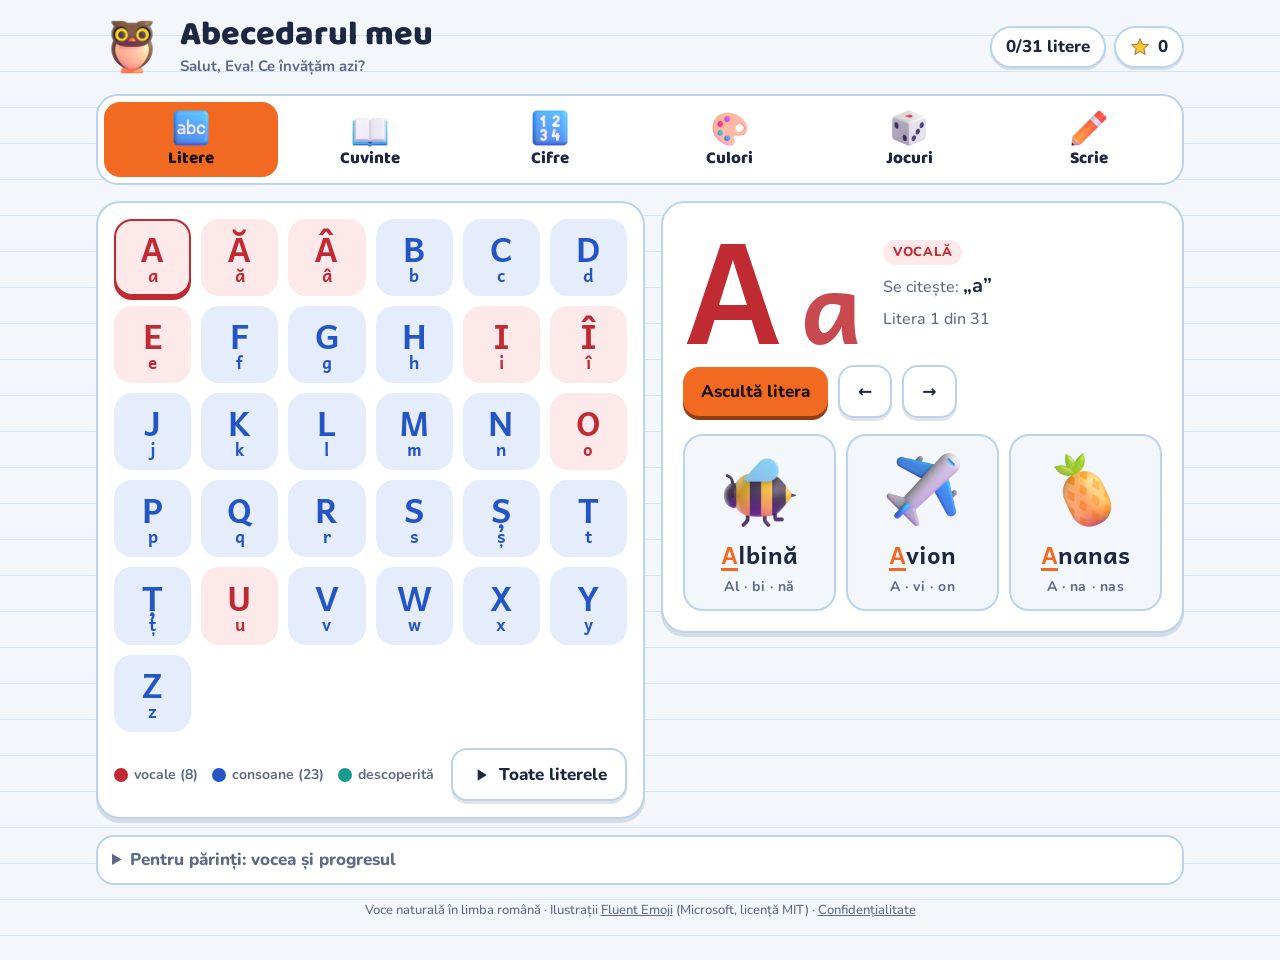
<file: index.html>
<!doctype html>
<html lang="ro">
<head>
<meta charset="utf-8">
<meta name="viewport" content="width=device-width, initial-scale=1, viewport-fit=cover">
<title>Abecedarul meu</title>
<meta name="theme-color" content="#F26A21">
<meta name="description" content="Litere, cuvinte, cifre și culori pentru copii, cu voce naturală în limba română.">
<link rel="manifest" href="manifest.webmanifest">
<link rel="icon" href="icons/icon-192.png">
<link rel="apple-touch-icon" href="icons/icon-180.png">
<meta name="apple-mobile-web-app-capable" content="yes">
<meta name="mobile-web-app-capable" content="yes">
<meta name="apple-mobile-web-app-title" content="Abecedar">
<link rel="stylesheet" href="fonts/fonts.css">
<style>
/* Layout: o pagină de caiet tip I — linii albastre, margine roșie; vocalele roșii și consoanele albastre, ca în abecedarul de școală. */
:root{
  --paper:#F3F7FC; --card:#FFFFFF; --ink:#1E2742; --muted:#5D6985;
  --line:#BBD3EE; --margin:#E58080;
  --vowel:#C02A33; --vowel-bg:#FDE9E9; --cons:#2356C4; --cons-bg:#E5EDFC;
  --accent:#F26A21; --accent-ink:#1A1206; --sun:#FFC53A; --sun-bg:#FFF4D6;
  --mint:#169C8F; --mint-bg:#DDF4F1; --plum:#8A3FC2; --plum-bg:#F1E6FA;
  --mint-btn:#0F8378; --mint-btn-ink:#FFFFFF; --mint-ink:#0E7A70;
  --shadow:rgba(30,39,66,.13);
  --f-display:"Baloo 2","Nunito",system-ui,sans-serif;
  --f-body:"Nunito",system-ui,-apple-system,"Segoe UI",sans-serif;
  --f-letter:"Andika","Nunito",system-ui,sans-serif;
  color-scheme:light;
  padding-top:env(safe-area-inset-top,0px); padding-bottom:env(safe-area-inset-bottom,0px);
}
@media (prefers-color-scheme: dark){:root:not([data-theme="light"]){
  --paper:#111929; --card:#1A2440; --ink:#EEF2FB; --muted:#A4AFCB;
  --line:#2B4166; --margin:#9E4C56;
  --vowel:#FF7E86; --vowel-bg:#3B1F2D; --cons:#86A9FF; --cons-bg:#1D2C54;
  --accent:#FF8A4A; --accent-ink:#1A1206; --sun:#FFD15A; --sun-bg:#3A3220;
  --mint:#3CCBBB; --mint-bg:#163B3D; --plum:#C58BF2; --plum-bg:#2F2148;
  --mint-btn:#3CCBBB; --mint-btn-ink:#1A1206; --mint-ink:#3CCBBB;
  --shadow:rgba(0,0,0,.45); color-scheme:dark;
}}
:root[data-theme="dark"]{
  --paper:#111929; --card:#1A2440; --ink:#EEF2FB; --muted:#A4AFCB;
  --line:#2B4166; --margin:#9E4C56;
  --vowel:#FF7E86; --vowel-bg:#3B1F2D; --cons:#86A9FF; --cons-bg:#1D2C54;
  --accent:#FF8A4A; --accent-ink:#1A1206; --sun:#FFD15A; --sun-bg:#3A3220;
  --mint:#3CCBBB; --mint-bg:#163B3D; --plum:#C58BF2; --plum-bg:#2F2148;
  --mint-btn:#3CCBBB; --mint-btn-ink:#1A1206; --mint-ink:#3CCBBB;
  --shadow:rgba(0,0,0,.45); color-scheme:dark;
}
*{box-sizing:border-box}
body{
  margin:0; background:var(--paper); color:var(--ink); font-family:var(--f-body); font-size:17px; line-height:1.5;
  background-image:repeating-linear-gradient(to bottom, transparent 0 35px, color-mix(in srgb, var(--line) 55%, transparent) 35px 36px);
  -webkit-tap-highlight-color:transparent;
}
img{max-width:100%}
[hidden]{display:none!important}
button{font:inherit;color:inherit;cursor:pointer;border:0;background:none;-webkit-tap-highlight-color:transparent;touch-action:manipulation}
button:focus-visible{outline:3px solid var(--accent);outline-offset:3px}
.wrap{max-width:1120px;margin:0 auto;padding-block:16px 40px;
  padding-left:max(16px, env(safe-area-inset-left, 0px));padding-right:max(16px, env(safe-area-inset-right, 0px));
  display:flex;flex-direction:column;gap:16px}

/* ilustrații */
.pic{display:block;width:var(--s,72px);height:var(--s,72px);object-fit:contain;user-select:none;-webkit-user-drag:none;pointer-events:none}
.pic-fb{display:grid;place-items:center;width:var(--s,72px);height:var(--s,72px);font-size:calc(var(--s,72px)*.8);line-height:1}
.boing{animation:boing .55s cubic-bezier(.3,1.6,.5,1)}
@keyframes boing{0%{transform:scale(1)}30%{transform:scale(1.22) rotate(-7deg)}60%{transform:scale(.93) rotate(5deg)}100%{transform:scale(1)}}
.bob{animation:bob 3s ease-in-out infinite}
@keyframes bob{50%{transform:translateY(-8px)}}

/* Header */
header{display:flex;flex-wrap:wrap;align-items:center;justify-content:space-between;gap:12px}
.brand{display:flex;align-items:center;gap:12px}
.mascot{--s:60px;flex:none}
h1{font-family:var(--f-display);font-weight:800;font-size:clamp(26px,4vw,34px);line-height:1.05;margin:0}
.sub{color:var(--muted);font-size:15px;margin:2px 0 0;font-weight:700}
.stats{display:flex;gap:8px;flex-wrap:wrap}
.pill{display:flex;align-items:center;gap:8px;background:var(--card);border:2px solid var(--line);border-radius:999px;padding:6px 14px;
  font-weight:800;font-variant-numeric:tabular-nums;box-shadow:0 2px 0 var(--shadow)}
.star{width:20px;height:20px;fill:var(--sun);stroke:color-mix(in srgb,var(--sun) 60%,#000);stroke-width:1.2}

nav{display:grid;grid-template-columns:repeat(6,1fr);gap:6px;background:var(--card);padding:6px;border-radius:22px;border:2px solid var(--line)}
nav button{padding:6px 4px 8px;border-radius:16px;font-family:var(--f-display);font-weight:800;font-size:17px;display:flex;flex-direction:column;align-items:center;gap:2px;line-height:1.1}
nav .pic,nav .pic-fb{--s:40px}
nav button[aria-selected="true"]{background:var(--accent);color:var(--accent-ink)}

.card{background:var(--card);border:2px solid var(--line);border-radius:24px;box-shadow:0 4px 0 var(--shadow)}
.note{font-size:14px;color:var(--muted);background:var(--card);border:2px dashed var(--line);border-radius:14px;padding:10px 14px;margin:0}
.v-col{color:var(--vowel)} .c-col{color:var(--cons)}
.legend{display:flex;gap:14px;flex-wrap:wrap;font-size:14px;font-weight:700;color:var(--muted)}
.legend span{display:flex;align-items:center;gap:6px}
.dot{width:14px;height:14px;border-radius:50%}
.row{display:flex;gap:10px;flex-wrap:wrap;align-items:center}
.center{justify-content:center}
.hint{font-size:14px;color:var(--muted);margin:0}

.btn{display:inline-flex;align-items:center;justify-content:center;gap:8px;padding:12px 18px;border-radius:16px;font-weight:800;font-size:17px;
  background:var(--accent);color:var(--accent-ink);box-shadow:0 4px 0 color-mix(in srgb,var(--accent) 60%,#000);transition:transform .1s}
.btn:active{transform:translateY(3px);box-shadow:0 1px 0 color-mix(in srgb,var(--accent) 60%,#000)}
.btn.ghost{background:var(--card);color:var(--ink);border:2px solid var(--line);box-shadow:0 3px 0 var(--shadow)}
.btn.mint{background:var(--mint-btn);color:var(--mint-btn-ink);box-shadow:0 4px 0 color-mix(in srgb,var(--mint-btn) 60%,#000)}
.btn svg{width:20px;height:20px;fill:currentColor}

/* două coloane: grilă + detaliu */
.split{display:grid;grid-template-columns:minmax(0,1.05fr) minmax(0,1fr);gap:16px;align-items:start}
.grid{display:grid;grid-template-columns:repeat(auto-fill,minmax(68px,1fr));gap:10px;padding:16px}
.tile{position:relative;aspect-ratio:1;max-width:100%;border-radius:18px;font-family:var(--f-letter);font-weight:700;font-size:34px;line-height:1;
  display:flex;flex-direction:column;align-items:center;justify-content:center;gap:2px;border:2px solid transparent;transition:transform .12s}
.tile small{font-size:17px}
.tile.v{background:var(--vowel-bg);color:var(--vowel)}
.tile.c{background:var(--cons-bg);color:var(--cons)}
.tile:active{transform:scale(.93)}
.tile[aria-pressed="true"]{border-color:currentColor;box-shadow:0 4px 0 currentColor}
.tile .ok{position:absolute;top:5px;right:6px;width:10px;height:10px;border-radius:50%;background:var(--mint)}
.grid-foot{display:flex;justify-content:space-between;align-items:center;gap:10px;flex-wrap:wrap;padding:0 16px 16px}

.detail{padding:20px;display:flex;flex-direction:column;gap:16px;position:sticky;top:max(12px, env(safe-area-inset-top, 0px))}
.big{display:flex;align-items:center;gap:18px;flex-wrap:wrap}
.glyph{font-family:var(--f-letter);font-weight:700;font-size:clamp(96px,14vw,140px);line-height:.9;letter-spacing:.02em}
.glyph .lo{font-size:.72em;margin-left:.12em;opacity:.85}
.meta{display:flex;flex-direction:column;gap:6px}
.tag{display:inline-block;font-size:13px;font-weight:800;letter-spacing:.06em;text-transform:uppercase;padding:3px 10px;border-radius:999px;width:fit-content}
.tag.v{background:var(--vowel-bg);color:var(--vowel)} .tag.c{background:var(--cons-bg);color:var(--cons)}
.say{font-size:16px;color:var(--muted)} .say b{color:var(--ink);font-size:20px}
.words{display:grid;grid-template-columns:repeat(auto-fit,minmax(140px,1fr));gap:10px}
.wcard{display:flex;flex-direction:column;align-items:center;gap:4px;padding:12px 8px;border-radius:20px;background:var(--paper);border:2px solid var(--line);text-align:center}
.wcard .pic,.wcard .pic-fb{--s:84px}
.wcard .w{font-family:var(--f-letter);font-size:24px;font-weight:700}
.wcard .s{font-size:14px;color:var(--muted);font-weight:700;letter-spacing:.04em}
.wcard.playing{border-color:var(--accent);background:var(--sun-bg)}
.hl{color:var(--accent);text-decoration:underline;text-decoration-thickness:3px;text-underline-offset:4px}

/* Cuvinte */
.wordview{padding:22px;display:flex;flex-direction:column;align-items:center;gap:16px;text-align:center}
.wv-pic{--s:clamp(150px,30vw,210px)}
.letters{display:flex;flex-wrap:wrap;justify-content:center;gap:6px}
.lt{font-family:var(--f-letter);font-weight:700;font-size:clamp(40px,8vw,64px);line-height:1;min-width:1.05em;padding:8px 6px 10px;border-radius:14px;border-bottom:4px solid var(--line);transition:transform .15s,background .15s}
.lt.v{color:var(--vowel)} .lt.c{color:var(--cons)}
.lt.on{transform:translateY(-6px);background:var(--paper)}
.syl{display:flex;flex-wrap:wrap;justify-content:center;gap:8px;align-items:center}
.sy{font-family:var(--f-letter);font-size:26px;font-weight:700;padding:6px 16px;border-radius:999px;background:var(--mint-bg);color:var(--ink);border:2px solid transparent}
.sy.on{border-color:var(--mint)}
.sep{color:var(--muted);font-weight:800}
.counter{font-size:14px;color:var(--muted);font-weight:700;font-variant-numeric:tabular-nums}

/* Cifre */
.ntile{aspect-ratio:1;max-width:100%;border-radius:20px;font-family:var(--f-letter);font-weight:700;font-size:40px;line-height:1;display:grid;place-items:center;border:2px solid transparent;background:var(--tb);color:var(--tc)}
.ntile[aria-pressed="true"]{border-color:currentColor;box-shadow:0 4px 0 currentColor}
.ntile:active{transform:scale(.93)}
.count-area{display:flex;flex-wrap:wrap;justify-content:center;gap:8px;padding:14px;border-radius:20px;background:var(--paper);border:2px dashed var(--line);min-height:120px;align-items:center;width:100%}
.cnt{position:relative;padding:4px;border-radius:16px;transition:transform .15s}
.cnt .pic,.cnt .pic-fb{--s:64px}
.cnt .badge{position:absolute;top:-6px;right:-6px;min-width:28px;height:28px;border-radius:999px;background:var(--accent);color:var(--accent-ink);font-family:var(--f-letter);font-weight:700;font-size:18px;display:grid;place-items:center;padding:0 6px}
.cnt.done{background:var(--sun-bg)}
.nword{font-family:var(--f-display);font-weight:800;font-size:34px;line-height:1}

.sum{display:flex;align-items:center;justify-content:center;flex-wrap:wrap;gap:10px;width:100%}
.grp{display:flex;flex-wrap:wrap;gap:4px;max-width:230px;justify-content:center;padding:8px;border-radius:18px;border:2px dashed var(--line);background:var(--paper)}
.grp .cnt .pic,.grp .cnt .pic-fb{--s:46px}
.op{font-family:var(--f-letter);font-size:52px;font-weight:700;line-height:1;color:var(--accent)}
.eqline{font-family:var(--f-letter);font-size:46px;font-weight:700;letter-spacing:.06em}
.eqline .qm{color:var(--accent)}
.addcta{padding:18px;display:flex;align-items:center;gap:16px;flex-wrap:wrap;margin-top:16px}
.addcta h2{font-family:var(--f-display);font-size:24px;margin:0}
.addcta .ex{display:flex;align-items:center;gap:6px;font-family:var(--f-letter);font-weight:700;font-size:34px}
.addcta .ex .pic,.addcta .ex .pic-fb{--s:44px}

/* Culori */
.cgrid{display:grid;grid-template-columns:repeat(auto-fill,minmax(84px,1fr));gap:12px;padding:16px}
.blob{display:block;aspect-ratio:1;max-width:100%;border-radius:46% 54% 52% 48% / 55% 45% 55% 45%;background:var(--c);border:3px solid color-mix(in srgb,var(--c) 70%,#000);box-shadow:inset -8px -10px 0 rgba(0,0,0,.12), inset 8px 8px 0 rgba(255,255,255,.25)}
.cbtn{display:flex;flex-direction:column;align-items:center;gap:6px;font-weight:800;font-size:15px}
.cbtn[aria-pressed="true"] .blob{outline:4px solid var(--ink);outline-offset:3px}
.bigblob{width:clamp(110px,22vw,150px);flex:none}
.cname{font-family:var(--f-display);font-weight:800;font-size:40px;line-height:1}
.paint{padding:18px;display:flex;flex-direction:column;gap:14px}
.paint h2{font-family:var(--f-display);font-size:24px;margin:0}
.palette{display:flex;flex-wrap:wrap;gap:8px}
.palette button{width:46px;height:46px;border-radius:50%;background:var(--c);border:3px solid color-mix(in srgb,var(--c) 70%,#000)}
.palette button[aria-pressed="true"]{outline:4px solid var(--ink);outline-offset:2px;transform:scale(1.1)}
.scene{width:100%;max-width:640px;height:auto;display:block;margin:0 auto;border-radius:18px;border:2px solid var(--line);touch-action:manipulation}
.scene [data-r]{cursor:pointer}

/* Jocuri */
.gametabs{display:flex;gap:8px;flex-wrap:wrap}
.gchip{display:flex;align-items:center;gap:8px;padding:6px 14px 6px 8px;border-radius:999px;border:2px solid var(--line);background:var(--card);font-weight:800;font-size:15px}
.gchip .pic,.gchip .pic-fb{--s:34px}
.gchip[aria-pressed="true"]{background:var(--ink);color:var(--paper);border-color:var(--ink)}
.chip{padding:8px 14px;border-radius:999px;border:2px solid var(--line);background:var(--card);font-weight:800;font-size:15px}
.chip[aria-pressed="true"]{background:var(--ink);color:var(--paper);border-color:var(--ink)}
.game{padding:20px;display:flex;flex-direction:column;align-items:center;gap:16px;text-align:center;position:relative;overflow:hidden}
#gPrompt{width:100%;display:flex;flex-direction:column;align-items:center;gap:12px}
.owlbar{display:flex;align-items:center;gap:10px;align-self:stretch;justify-content:center}
.owlbar .pic,.owlbar .pic-fb{--s:64px}
.bubble{background:var(--sun-bg);border:2px solid var(--sun);border-radius:18px;padding:8px 14px;font-family:var(--f-display);font-weight:800;font-size:20px;line-height:1.2;text-align:left;max-width:440px}
.q-pic{--s:130px}
.q-word{font-family:var(--f-letter);font-size:44px;font-weight:700;letter-spacing:.03em}
.blank{display:inline-block;min-width:.8em;border-bottom:4px dashed var(--accent);color:transparent}
.opts{display:grid;grid-template-columns:repeat(4,minmax(0,1fr));gap:12px;width:100%;max-width:560px}
.opt{aspect-ratio:1;max-width:100%;border-radius:22px;font-family:var(--f-letter);font-weight:700;font-size:clamp(40px,9vw,64px);line-height:1;background:var(--paper);border:3px solid var(--line);box-shadow:0 4px 0 var(--shadow);display:grid;place-items:center;padding:10%}
.opt .blob{width:100%;height:100%}
.opt.right{background:var(--mint-bg);border-color:var(--mint);color:var(--mint-ink)}
.opt.wrong{animation:shake .4s;opacity:.35}
@keyframes shake{20%,60%{transform:translateX(-6px)}40%,80%{transform:translateX(6px)}}
.streak{display:flex;gap:4px;justify-content:center;min-height:22px}
.streak svg{width:24px;height:24px}
.burst{position:absolute;inset:0;pointer-events:none;overflow:hidden}
.burst i{position:absolute;left:50%;top:45%;width:24px;height:24px;background:var(--c,var(--sun));clip-path:polygon(50% 0,61% 35%,98% 35%,68% 57%,79% 91%,50% 70%,21% 91%,32% 57%,2% 35%,39% 35%);animation:fly .9s ease-out forwards}
@keyframes fly{to{transform:translate(var(--x),var(--y)) rotate(220deg) scale(.4);opacity:0}}
.mem{display:grid;grid-template-columns:repeat(4,minmax(0,1fr));gap:10px;width:100%;max-width:520px}
.mcard{aspect-ratio:1;max-width:100%;border-radius:18px;perspective:600px}
.mcard .in{position:relative;display:block;width:100%;height:100%;transition:transform .35s;transform-style:preserve-3d}
.mcard.open .in,.mcard.found .in{transform:rotateY(180deg)}
.mcard .f,.mcard .b{position:absolute;inset:0;border-radius:18px;backface-visibility:hidden;-webkit-backface-visibility:hidden;display:grid;place-items:center}
.mcard .f{background:var(--accent);border:3px solid color-mix(in srgb,var(--accent) 70%,#000);background-image:radial-gradient(circle at 30% 30%,rgba(255,255,255,.35) 0 12%,transparent 13%),radial-gradient(circle at 70% 70%,rgba(255,255,255,.25) 0 10%,transparent 11%)}
.mcard .b{background:var(--card);border:3px solid var(--line);transform:rotateY(180deg)}
.mcard .b .pic,.mcard .b .pic-fb{width:78%;height:78%;font-size:2.4em}
.mcard.found .b{border-color:var(--mint);background:var(--mint-bg)}

/* Scrie */
.trace{padding:18px;display:flex;flex-direction:column;gap:14px}
.trace-top{display:flex;justify-content:space-between;align-items:center;gap:10px;flex-wrap:wrap}
.nav-l{display:flex;align-items:center;gap:10px}
.round{width:52px;height:52px;border-radius:50%;display:grid;place-items:center;background:var(--paper);border:2px solid var(--line);font-size:24px;font-weight:800}
.cur{font-family:var(--f-letter);font-weight:700;font-size:40px;min-width:1.4em;text-align:center}
.canvas-box{position:relative;border-radius:18px;overflow:hidden;border:2px solid var(--line);background:var(--card);touch-action:none}
canvas{display:block;width:100%;height:clamp(260px,48vh,420px);touch-action:none}
.colors{display:flex;gap:8px}
.sw{width:36px;height:36px;border-radius:50%;border:3px solid var(--card);box-shadow:0 0 0 2px var(--line)}
.sw[aria-pressed="true"]{box-shadow:0 0 0 3px var(--ink)}

/* setări pentru părinți */
details.parents{background:var(--card);border:2px solid var(--line);border-radius:18px;padding:10px 14px}
details.parents summary{cursor:pointer;font-weight:800;color:var(--muted)}
.voicebar{display:flex;flex-wrap:wrap;align-items:center;gap:10px 14px;margin-top:10px}
.voicebar label{font-weight:800;font-size:14px;color:var(--muted)}
.voicebar select{font:inherit;font-size:15px;font-weight:700;color:var(--ink);background:var(--paper);border:2px solid var(--line);border-radius:12px;padding:6px 10px;min-width:0;max-width:100%;flex:1 1 200px}
.voicebar input[type=range]{accent-color:var(--accent);flex:0 1 160px;min-width:100px}
.voicebar .btn{padding:8px 14px;font-size:15px}
footer{font-size:13px;color:var(--muted);text-align:center}
footer a{color:inherit}

@media (max-width:820px){
  .split{grid-template-columns:minmax(0,1fr)}
  .detail{position:static;order:-1}
  .grid{grid-template-columns:repeat(auto-fill,minmax(58px,1fr));gap:8px;padding:12px}
  .tile{font-size:28px;border-radius:14px}
  .tile small{font-size:14px}
  nav{grid-template-columns:repeat(3,1fr)}
}
@media (max-width:460px){
  .sum{flex-direction:column;gap:4px}
  .op{font-size:44px}
  .opts{gap:8px}
  .q-word{font-size:36px}
  .cnt .pic,.cnt .pic-fb{--s:52px}
}
@media (prefers-reduced-motion:reduce){*{animation:none!important;transition:none!important}}
</style>
</head>
<body>
<div class="wrap">
  <header>
    <div class="brand">
      <button id="owl" class="mascot" aria-label="Bufnița spune bună"><span data-pic="🦉"></span></button>
      <div>
        <h1>Abecedarul meu</h1>
        <p class="sub" id="hello">Salut, Eva! Ce învățăm azi?</p>
      </div>
    </div>
    <div class="stats">
      <div class="pill" id="pillLearn" title="Litere descoperite"><span><span id="learnCount">0</span>/31 litere</span></div>
      <div class="pill" id="pillStars" title="Stele câștigate"><svg class="star" viewBox="0 0 24 24"><path d="M12 2l2.9 6.6 7.1.6-5.4 4.7 1.6 7L12 17.3 5.8 21l1.6-7L2 9.2l7.1-.6z"/></svg><span id="starCount">0</span></div>
    </div>
  </header>

  <nav role="tablist" aria-label="Secțiuni">
    <button role="tab" data-view="litere"><span data-pic="🔤"></span>Litere</button>
    <button role="tab" data-view="cuvinte"><span data-pic="📖"></span>Cuvinte</button>
    <button role="tab" data-view="cifre"><span data-pic="🔢"></span>Cifre</button>
    <button role="tab" data-view="culori"><span data-pic="🎨"></span>Culori</button>
    <button role="tab" data-view="jocuri"><span data-pic="🎲"></span>Jocuri</button>
    <button role="tab" data-view="scrie"><span data-pic="✏️"></span>Scrie</button>
  </nav>

  <p class="note" id="voiceNote" hidden></p>

  <!-- LITERE -->
  <section class="view" id="v-litere">
    <div class="split">
      <div class="card">
        <div class="grid" id="grid"></div>
        <div class="grid-foot">
          <div class="legend">
            <span><i class="dot" style="background:var(--vowel)"></i>vocale (8)</span>
            <span><i class="dot" style="background:var(--cons)"></i>consoane (23)</span>
            <span><i class="dot" style="background:var(--mint)"></i>descoperită</span>
          </div>
          <button class="btn ghost" id="sayAll"><svg viewBox="0 0 24 24"><path d="M8 5v14l11-7z"/></svg>Toate literele</button>
        </div>
      </div>
      <div class="card detail" id="detail" aria-live="polite"></div>
    </div>
  </section>

  <!-- CUVINTE -->
  <section class="view" id="v-cuvinte" hidden>
    <div class="card wordview">
      <div class="counter" id="wCounter"></div>
      <button id="wPicBtn" aria-label="Ascultă cuvântul"><span id="wPic"></span></button>
      <div class="letters" id="wLetters"></div>
      <div class="syl" id="wSyl"></div>
      <p class="hint">Atinge imaginea sau o literă ca s-o auzi.</p>
      <div class="row center">
        <button class="btn" id="wRead">Citește cuvântul</button>
        <button class="btn mint" id="wSylBtn">Pe silabe</button>
        <button class="btn ghost" id="wSpell">Literă cu literă</button>
      </div>
      <div class="row center">
        <button class="btn ghost" id="wPrev" aria-label="Cuvântul anterior">← Înapoi</button>
        <button class="btn ghost" id="wRand">Alt cuvânt</button>
        <button class="btn ghost" id="wNext" aria-label="Cuvântul următor">Înainte →</button>
      </div>
    </div>
  </section>

  <!-- CIFRE -->
  <section class="view" id="v-cifre" hidden>
    <div class="split">
      <div class="card"><div class="grid" id="ngrid" style="grid-template-columns:repeat(auto-fill,minmax(76px,1fr))"></div></div>
      <div class="card detail" id="ndetail" aria-live="polite"></div>
    </div>
    <div class="card addcta">
      <div class="ex" aria-hidden="true"><span data-pic="🍎"></span><span data-pic="🍎"></span><span class="op" style="font-size:34px">+</span><span data-pic="🍎"></span><span>=</span><span>3</span></div>
      <div style="flex:1 1 200px"><h2>Adunare</h2><p class="hint">Numără imaginile din ambele grupe și află cât fac împreună.</p></div>
      <button class="btn" id="goAdd">Hai să adunăm!</button>
    </div>
  </section>

  <!-- CULORI -->
  <section class="view" id="v-culori" hidden>
    <div class="split">
      <div class="card"><div class="cgrid" id="cgrid"></div></div>
      <div class="card detail" id="cdetail" aria-live="polite"></div>
    </div>
    <div class="card paint" style="margin-top:16px">
      <div class="row" style="justify-content:space-between">
        <h2>Colorează desenul</h2>
        <button class="btn ghost" id="paintClear">Începe din nou</button>
      </div>
      <div class="palette" id="palette" aria-label="Alege culoarea"></div>
      <svg class="scene" id="scene" viewBox="0 0 400 300" role="img" aria-label="Desen de colorat: o casă, un copac, soarele, un nor și o floare">
        <rect x="0" y="0" width="400" height="300" fill="#FFFDF8"/>
        <g stroke="#2A2F45" stroke-width="3" stroke-linejoin="round" fill="#FFFFFF">
          <path data-r="sky" d="M0 0H400V250H0Z" fill="#FFFFFF" stroke="none"/>
          <path d="M340 12v-8M340 106v8M300 55h-10M380 55h10M312 27l-7-7M368 83l7 7M368 27l7-7M312 83l-7 7" stroke-linecap="round" fill="none" pointer-events="none"/>
          <circle data-r="sun" cx="340" cy="55" r="30" fill="#FFFFFF"/>
          <path data-r="cloud" d="M24 52a22 22 0 0 1 38-14a26 26 0 0 1 46 6a18 18 0 0 1 4 36H72a20 20 0 0 1-2-28z" fill="#FFFFFF"/>
          <path data-r="grass" d="M0 250H400V300H0Z" fill="#FFFFFF"/>
          <path data-r="trunk" d="M288 200h24v62h-24z" fill="#FFFFFF"/>
          <path data-r="crown" d="M300 110a36 36 0 0 1 34 26a30 30 0 0 1-6 58h-56a30 30 0 0 1-6-58a36 36 0 0 1 34-26z" fill="#FFFFFF"/>
          <path data-r="walls" d="M60 150h140v112H60z" fill="#FFFFFF"/>
          <path data-r="chim" d="M168 96h18v40l-18-14z" fill="#FFFFFF"/>
          <path data-r="roof" d="M48 152L130 86L212 152Z" fill="#FFFFFF"/>
          <path data-r="door" d="M112 205h36v57h-36z" fill="#FFFFFF"/>
          <path data-r="win1" d="M74 170h28v28H74z" fill="#FFFFFF"/>
          <path data-r="win2" d="M158 170h28v28h-28z" fill="#FFFFFF"/>
          <g data-r="petals" fill="#FFFFFF"><circle cx="370" cy="232" r="9"/><circle cx="382" cy="244" r="9"/><circle cx="370" cy="256" r="9"/><circle cx="358" cy="244" r="9"/></g>
          <circle data-r="center" cx="370" cy="244" r="6" fill="#FFFFFF"/>
          <path d="M370 265v10" fill="none" pointer-events="none"/>
        </g>
      </svg>
    </div>
  </section>

  <!-- JOCURI -->
  <section class="view" id="v-jocuri" hidden>
    <div class="gametabs" role="group" aria-label="Alege jocul" id="gtabs"></div>
    <div class="card game" id="game" style="margin-top:12px">
      <div class="owlbar"><span data-pic="🦉" id="gOwl"></span><div class="bubble" id="gQ"></div></div>
      <div id="gPrompt"></div>
      <div class="opts" id="gOpts"></div>
      <div class="streak" id="gStreak" aria-label="Răspunsuri corecte la rând"></div>
      <div class="burst" id="burst"></div>
    </div>
  </section>

  <!-- SCRIE -->
  <section class="view" id="v-scrie" hidden>
    <div class="card trace">
      <div class="trace-top">
        <div class="nav-l">
          <button class="round" id="tPrev" aria-label="Înapoi">‹</button>
          <div class="cur" id="tCur">A</div>
          <button class="round" id="tNext" aria-label="Înainte">›</button>
        </div>
        <div class="gametabs">
          <button class="chip" id="tSetL" aria-pressed="true">Litere</button>
          <button class="chip" id="tSetN" aria-pressed="false">Cifre</button>
          <button class="chip" id="tCase" aria-pressed="false">Literă mică</button>
        </div>
        <div class="colors" id="tColors" aria-label="Culoarea creionului"></div>
      </div>
      <div class="canvas-box"><canvas id="cv" aria-label="Zonă de scris: urmărește semnul punctat cu degetul"></canvas></div>
      <div class="row">
        <button class="btn ghost" id="tClear">Șterge</button>
        <button class="btn mint" id="tSay">Ascultă</button>
        <span class="hint">Scrie cu degetul peste linia punctată.</span>
      </div>
    </div>
  </section>

  <details class="parents">
    <summary>Pentru părinți: vocea și progresul</summary>
    <div class="voicebar" id="voiceBar">
      <label for="voiceSel">Vocea</label>
      <select id="voiceSel"></select>
      <label for="speed">Viteza</label>
      <input type="range" id="speed" min="0.6" max="1.2" step="0.05" value="1">
      <button class="btn ghost" id="voiceTest">Probează vocea</button>
      <button class="btn ghost" id="resetBtn">Șterge progresul</button>
    </div>
    <p class="hint" id="resetMsg" hidden style="margin-top:8px"></p>
  </details>

  <footer>Voce naturală în limba română · Ilustrații <a href="https://github.com/microsoft/fluentui-emoji" target="_blank" rel="noopener">Fluent Emoji</a> (Microsoft, licență MIT) · <a href="privacy.html">Confidențialitate</a></footer>
</div>

<script>
(() => {
/*DATA*/
const VOW = new Set([..."AĂÂEIÎOU"]);
const NAMES = {A:"a",Ă:"ă",Â:"â din a",B:"be",C:"ce",D:"de",E:"e",F:"ef",G:"ge",H:"haș",I:"i",Î:"î din i",J:"je",K:"ca",L:"el",M:"em",N:"en",O:"o",P:"pe",Q:"chiu",R:"er",S:"es",Ș:"șe",T:"te",Ț:"țe",U:"u",V:"ve",W:"dublu ve",X:"ics",Y:"i grec",Z:"zet"};
const SHOW = {Â:"â",Î:"î",W:"dublu ve",Y:"i grec"};
// [literă, [cuvânt, silabe, imagine]]
const DATA = [
 ["A",[["Albină","Al-bi-nă","🐝"],["Avion","A-vi-on","✈️"],["Ananas","A-na-nas","🍍"]]],
 ["Ă",[["Rață","Ra-ță","🦆"],["Barcă","Bar-că","⛵"],["Pisică","Pi-si-că","🐱"]]],
 ["Â",[["Câine","Câi-ne","🐶"],["Pâine","Pâi-ne","🍞"],["Mână","Mâ-nă","✋"]]],
 ["B",[["Banană","Ba-na-nă","🍌"],["Balon","Ba-lon","🎈"],["Broască","Broas-că","🐸"]]],
 ["C",[["Casă","Ca-să","🏠"],["Cal","Cal","🐴"],["Ceas","Ceas","⏰"]]],
 ["D",[["Delfin","Del-fin","🐬"],["Dinozaur","Di-no-za-ur","🦕"],["Dovleac","Do-vleac","🎃"]]],
 ["E",[["Elefant","E-le-fant","🐘"],["Elicopter","E-li-cop-ter","🚁"],["Ecran","E-cran","🖥️"]]],
 ["F",[["Fluture","Flu-tu-re","🦋"],["Floare","Floa-re","🌸"],["Foc","Foc","🔥"]]],
 ["G",[["Girafă","Gi-ra-fă","🦒"],["Gogoașă","Go-goa-șă","🍩"],["Găină","Gă-i-nă","🐔"]]],
 ["H",[["Hipopotam","Hi-po-po-tam","🦛"],["Hamster","Ham-ster","🐹"],["Hartă","Har-tă","🗺️"]]],
 ["I",[["Iepure","Ie-pu-re","🐰"],["Inimă","I-ni-mă","❤️"],["Iarbă","Iar-bă","🌿"]]],
 ["Î",[["Înghețată","În-ghe-ța-tă","🍦"],["Împărat","Îm-pă-rat","👑"],["Înger","În-ger","👼"]]],
 ["J",[["Jucărie","Ju-că-ri-e","🧸"],["Jaguar","Ja-gu-ar","🐆"],["Joc","Joc","🎲"]]],
 ["K",[["Koala","Ko-a-la","🐨"],["Kiwi","Ki-wi","🥝"],["Karate","Ka-ra-te","🥋"]]],
 ["L",[["Leu","Leu","🦁"],["Lună","Lu-nă","🌙"],["Lămâie","Lă-mâ-ie","🍋"]]],
 ["M",[["Măr","Măr","🍎"],["Mașină","Ma-și-nă","🚗"],["Maimuță","Mai-mu-ță","🐒"]]],
 ["N",[["Nor","Nor","☁️"],["Nas","Nas","👃"],["Navă","Na-vă","🚀"]]],
 ["O",[["Ou","Ou","🥚"],["Oaie","Oa-ie","🐑"],["Ochi","Ochi","👀"]]],
 ["P",[["Pește","Peș-te","🐟"],["Pară","Pa-ră","🍐"],["Pinguin","Pin-gu-in","🐧"]]],
 ["Q",[["Quiz","Quiz","❓"]]],
 ["R",[["Robot","Ro-bot","🤖"],["Rachetă","Ra-che-tă","🚀"],["Roată","Roa-tă","🛞"]]],
 ["S",[["Soare","Soa-re","☀️"],["Stea","Stea","⭐"],["Struguri","Stru-guri","🍇"]]],
 ["Ș",[["Șarpe","Șar-pe","🐍"],["Șoarece","Șoa-re-ce","🐭"],["Șosetă","Șo-se-tă","🧦"]]],
 ["T",[["Tren","Tren","🚂"],["Tigru","Ti-gru","🐯"],["Telefon","Te-le-fon","📱"]]],
 ["Ț",[["Țestoasă","Țes-toa-să","🐢"],["Țânțar","Țân-țar","🦟"],["Țeavă","Țea-vă","🪈"]]],
 ["U",[["Urs","Urs","🐻"],["Umbrelă","Um-bre-lă","☂️"],["Unicorn","U-ni-corn","🦄"]]],
 ["V",[["Vulpe","Vul-pe","🦊"],["Vapor","Va-por","🚢"],["Vioară","Vi-oa-ră","🎻"]]],
 ["W",[["Windsurf","Wind-surf","🏄"]]],
 ["X",[["Xilofon","Xi-lo-fon","🎶"],["Taxi","Ta-xi","🚕"]]],
 ["Y",[["Yoga","Yo-ga","🧘"],["Yo-yo","Yo-yo","🪀"]]],
 ["Z",[["Zebră","Ze-bră","🦓"],["Zmeu","Zmeu","🪁"],["Zăpadă","Ză-pa-dă","❄️"]]],
];
// [cifra în cuvinte, imaginea de numărat]
const NUMS = [["zero","🧺"],["unu","🐳"],["doi","🐰"],["trei","🐞"],["patru","🍓"],["cinci","🐥"],["șase","🍪"],["șapte","⭐"],["opt","🎈"],["nouă","🐟"],["zece","🍎"]];
// [culoare, cod, [obiect, imagine]]
const COLORS = [
 ["roșu","#E53935",[["Căpșună","🍓"],["Măr","🍎"],["Mașină de pompieri","🚒"]]],
 ["portocaliu","#FB8C00",[["Portocală","🍊"],["Morcov","🥕"],["Vulpe","🦊"]]],
 ["galben","#FDD835",[["Banană","🍌"],["Soare","☀️"],["Pui","🐥"]]],
 ["verde","#43A047",[["Broască","🐸"],["Broccoli","🥦"],["Castravete","🥒"]]],
 ["albastru","#1E88E5",[["Balenă","🐳"],["Afine","🫐"],["Picătură","💧"]]],
 ["mov","#8E24AA",[["Vânătă","🍆"],["Struguri","🍇"],["Unicorn","🦄"]]],
 ["roz","#F06292",[["Purcel","🐷"],["Floare","🌸"],["Flamingo","🦩"]]],
 ["maro","#795548",[["Urs","🐻"],["Ciocolată","🍫"],["Castană","🌰"]]],
 ["negru","#212121",[["Pisică neagră","🐈‍⬛"],["Păianjen","🕷️"],["Pinguin","🐧"]]],
 ["alb","#FFFFFF",[["Nor","☁️"],["Om de zăpadă","⛄"],["Ou","🥚"]]],
 ["gri","#9E9E9E",[["Elefant","🐘"],["Șoarece","🐭"],["Koala","🐨"]]],
];
const PH = {
  greet:"Bună, Eva! Hai să învățăm împreună.",
  listen:"Ascultă și apasă pe litera auzită.",
  first:"Cu ce literă începe cuvântul?",
  lower:"Găsește litera mică.",
  count:"Câte sunt? Numără și apasă pe cifră.",
  color:"Unde este culoarea",
  memory:"Găsește perechile.",
  memoryDone:"Bravo! Ai găsit toate perechile!",
  letsCount:"Hai să numărăm!",
  paint:"Alege o culoare și colorează desenul.",
  zero:"Zero înseamnă nimic.",
  again:"Mai încearcă!",
};
const PRAISE = ["Bravo!","Foarte bine!","Super!","Ai ghicit!","Excelent!","Bravo, Eva!"];
/*ENDDATA*/

const NOTES = {Ă:"Litera Ă nu începe aproape niciun cuvânt. O găsim de obicei la sfârșit: rață, barcă.",
  Â:"Â se citește la fel ca Î, dar se scrie în mijlocul cuvântului: câine, pâine.",
  Î:"Î se scrie la începutul și la sfârșitul cuvântului: înghețată, a coborî.",
  Q:"Q, W și Y apar doar în cuvinte venite din alte limbi.", W:"W apare doar în cuvinte venite din alte limbi.",
  Y:"Y apare doar în cuvinte venite din alte limbi.", K:"K apare mai ales în cuvinte venite din alte limbi."};
const LETTERS = DATA.map(d => d[0]);
const WORDS = DATA.flatMap(([L, ws]) => ws.map(w => ({L, word:w[0], syl:w[1].split("-"), emo:w[2]})));
const isV = ch => VOW.has(ch.toUpperCase());
const low = L => L.toLowerCase();
// Short name inside words and sentences ("â" in "câine"); W and Y keep their full name so they are not heard as "dublu" or "i".
const nm = L => ({W:"dublu ve", Y:"i grec"})[L] || NAMES[L].split(" ")[0];
const $ = id => document.getElementById(id);
const rnd = a => a[Math.floor(Math.random()*a.length)];
const shuffle = a => { a = a.slice(); for (let i=a.length-1;i>0;i--){ const j=Math.floor(Math.random()*(i+1)); [a[i],a[j]]=[a[j],a[i]]; } return a; };
const reduced = () => matchMedia("(prefers-reduced-motion: reduce)").matches;
const narrow = () => matchMedia("(max-width:820px)").matches;

/* ---------- ilustrații ---------- */
const code = e => [...e].map(c => c.codePointAt(0).toString(16)).join("-");
const pic = (e, cls = "", size) => `<img class="pic ${cls}" src="img/${code(e)}.webp" data-e="${e}" alt="" draggable="false"${size ? ` style="--s:${size}"` : ""}>`;
const picOf = el => el && el.querySelector(".pic, .pic-fb");
function hydratePics(root = document){
  root.querySelectorAll("[data-pic]").forEach(el => { el.innerHTML = pic(el.dataset.pic); el.removeAttribute("data-pic"); });
}
// dacă lipsește o imagine, se arată emoji-ul obișnuit
document.addEventListener("error", e => {
  const im = e.target;
  if (im.tagName === "IMG" && im.classList.contains("pic")) {
    const s = document.createElement("span"); s.className = "pic-fb " + im.className.replace("pic",""); s.textContent = im.dataset.e;
    s.style.cssText = im.style.cssText; im.replaceWith(s);
  }
}, true);
function boing(el){ if (!el || reduced()) return; el.classList.remove("boing"); void el.offsetWidth; el.classList.add("boing"); }

/* ---------- stocare ---------- */
const store = {
  get(k, d){ try { const v = localStorage.getItem("abc_"+k); return v == null ? d : JSON.parse(v); } catch { return d; } },
  set(k, v){ try { localStorage.setItem("abc_"+k, JSON.stringify(v)); } catch {} }
};
const learned = new Set(store.get("learned", []));
let stars = store.get("stars", 0);
function markLearned(L){
  if (!LETTERS.includes(L) || learned.has(L)) return;
  learned.add(L); store.set("learned", [...learned]); renderStats(); renderGrid(); boing($("pillLearn"));
}
function addStar(){ stars++; store.set("stars", stars); renderStats(); boing($("pillStars")); }
function renderStats(){ $("learnCount").textContent = learned.size; $("starCount").textContent = stars; }

/* ---------- voce ---------- */
const synth = "speechSynthesis" in window ? window.speechSynthesis : null;
let voice = null;
const note = $("voiceNote"), voiceSel = $("voiceSel"), speedEl = $("speed");
let userSpeed = +store.get("speed", 1) || 1;
speedEl.value = userSpeed;
const isNatural = v => /natural|neural|online|premium|enhanced|wavenet/i.test(v.name);
const score = v => (isNatural(v) ? 100 : 0) + (/google/i.test(v.name) ? 40 : 0) + (v.localService ? 0 : 10) - (/espeak|compact/i.test(v.name) ? 50 : 0);
let roVoices = [];
let clipData = null, actx = null, curSrc = null;
const CLIPS = {}, REC = "__rec";
const norm = t => t.toLowerCase().replace(/[.,!?…]/g,"").replace(/\s+/g," ").trim();
// Sunetele: o singură descărcare, păstrată pe dispozitiv. La înregistrări noi se schimbă versiunea (v=) aici și în sw.js.
const AUDIO_URL = "audio.json?v=6", AUDIO_CACHE = "abecedar-audio-6";
fetch(AUDIO_URL).then(r => {
  if (!r.ok) return null;
  if ("caches" in window && !navigator.serviceWorker?.controller) { const c = r.clone(); caches.open(AUDIO_CACHE).then(x => x.put(AUDIO_URL, c)).catch(() => {}); }
  return r.json();
}).then(d => { if (d) { clipData = d; pickVoice(); } }).catch(() => {});
function ensureCtx(){
  if (!actx) { const AC = window.AudioContext || window.webkitAudioContext; if (!AC) return null; actx = new AC(); }
  if (actx.state === "suspended") actx.resume();
  return actx;
}
async function getBuf(key){
  if (CLIPS[key]) return CLIPS[key];
  const bin = atob(clipData[key]); const arr = new Uint8Array(bin.length);
  for (let i = 0; i < bin.length; i++) arr[i] = bin.charCodeAt(i);
  CLIPS[key] = await new Promise((ok, bad) => actx.decodeAudioData(arr.buffer, ok, bad));
  // Păstrează doar ultimele 40 de sunete decodate, ca să nu umple memoria telefoanelor mai vechi.
  const keys = Object.keys(CLIPS); if (keys.length > 40) delete CLIPS[keys[0]];
  return CLIPS[key];
}
const useRec = () => !!clipData && voiceSel.value === REC;
function pickVoice(){
  const vs = synth ? synth.getVoices() : [];
  roVoices = vs.filter(v => /^ro(-|_|$)/i.test(v.lang)).sort((a,b) => score(b) - score(a));
  const saved = store.get("voice", "");
  voice = roVoices.find(v => v.name === saved) || roVoices[0] || null;
  const recOn = !!clipData && (saved === REC || saved === "" || !roVoices.some(v => v.name === saved));
  let opts = clipData ? `<option value="${REC}"${recOn ? " selected" : ""}>Voce naturală înregistrată ★</option>` : "";
  opts += roVoices.map(v => `<option value="${v.name.replace(/"/g,"&quot;")}"${!recOn && v === voice ? " selected" : ""}>Dispozitiv: ${v.name.replace(/^Microsoft |^Google /,"")}${isNatural(v) ? " (naturală)" : ""}</option>`).join("");
  voiceSel.innerHTML = opts || `<option>Nicio voce românească</option>`;
  voiceSel.disabled = !opts;
  const r = useRec(); speedEl.hidden = r; document.querySelector('label[for="speed"]').hidden = r;
  if (recOn) { note.hidden = true; return; }
  if (!vs.length) return;
  if (!voice) {
    note.hidden = false;
    note.innerHTML = "Pe acest dispozitiv nu există o voce în limba română. <b>Pe Android:</b> Setări → Limbă → Ieșire text în vorbire → Google → instalează „Română”.";
  } else note.hidden = true;
}
voiceSel.onchange = () => {
  if (voiceSel.value === REC) store.set("voice", REC);
  else { voice = roVoices.find(v => v.name === voiceSel.value) || voice; store.set("voice", voice ? voice.name : ""); }
  pickVoice(); speak(PH.greet);
};
speedEl.oninput = () => { userSpeed = +speedEl.value; store.set("speed", userSpeed); };
speedEl.onchange = () => speak("Albină");
$("voiceTest").onclick = () => speak([PH.greet, "Albină.", {t:"al",pause:250}, {t:"bi",pause:250}, "nă"]);
$("resetBtn").onclick = () => {
  learned.clear(); stars = 0; store.set("learned", []); store.set("stars", 0); renderStats(); renderGrid();
  $("resetMsg").hidden = false; $("resetMsg").textContent = "Progresul a fost șters: 0 litere, 0 stele.";
};
pickVoice();
if (synth) { synth.onvoiceschanged = pickVoice; setTimeout(pickVoice, 600); }
let speakToken = 0;
function stopAll(){
  speakToken++;
  if (synth) synth.cancel();
  if (curSrc) { curSrc.onended = null; try { curSrc.stop(); } catch {} curSrc = null; }
}
// parts: șir sau {t, on, pause}; caută întâi înregistrarea, apoi vocea dispozitivului
function speak(parts, done){
  stopAll();
  const tok = speakToken;
  const list = (Array.isArray(parts) ? parts : [parts]).map(p => typeof p === "string" ? {t:p} : p);
  let i = 0;
  const after = p => setTimeout(next, p.pause ?? 180);
  async function next(){
    if (tok !== speakToken) return;
    if (i >= list.length) { done && done(); return; }
    const p = list[i++];
    const key = norm(p.t);
    if (useRec() && clipData[key] && ensureCtx()) {
      try {
        const buf = await getBuf(key);
        if (tok !== speakToken) return;
        const src = actx.createBufferSource();
        src.buffer = buf; src.connect(actx.destination);
        curSrc = src;
        src.onended = () => { if (curSrc === src) curSrc = null; after(p); };
        p.on && p.on();
        src.start();
        return;
      } catch {}
    }
    if (!synth) { p.on && p.on(); after(p); return; }
    const u = new SpeechSynthesisUtterance(p.t);
    u.lang = "ro-RO"; if (voice) u.voice = voice;
    u.rate = Math.min(1.5, Math.max(.5, (p.rate || 0.92) * userSpeed)); u.pitch = 1;
    u.onstart = () => p.on && p.on();
    u.onend = () => after(p);
    u.onerror = () => setTimeout(next, 50);
    synth.speak(u);
  }
  next();
}
document.addEventListener("pointerdown", () => { ensureCtx(); }, {once:true});
$("owl").onclick = () => { boing(picOf($("owl"))); speak(PH.greet); };

/* ---------- navigare ---------- */
const VIEWS = ["litere","cuvinte","cifre","culori","jocuri","scrie"];
const tabs = [...document.querySelectorAll("nav button")];
function show(view){
  if (view === "alfabet") view = "litere";
  if (view === "joaca") view = "jocuri";
  if (!VIEWS.includes(view)) view = "litere";
  VIEWS.forEach(v => $("v-"+v).hidden = v !== view);
  tabs.forEach(t => t.setAttribute("aria-selected", t.dataset.view === view));
  stopAll();
  if (view === "scrie") requestAnimationFrame(sizeCanvas);
  if (view === "jocuri") newRound(true);
}
tabs.forEach(t => t.onclick = () => {
  boing(picOf(t));
  if (location.hash !== "#"+t.dataset.view) location.hash = t.dataset.view; else show(t.dataset.view);
});
addEventListener("hashchange", () => show(location.hash.slice(1)));

/* ---------- LITERE ---------- */
let sel = 0;
const grid = $("grid");
function renderGrid(){
  grid.innerHTML = LETTERS.map((L,i) => `<button class="tile ${isV(L)?"v":"c"}" data-i="${i}" aria-pressed="${i===sel}" aria-label="Litera ${L}">${learned.has(L)?'<span class="ok" aria-hidden="true"></span>':""}${L}<small>${low(L)}</small></button>`).join("");
}
grid.onclick = e => {
  const b = e.target.closest(".tile"); if (!b) return;
  sel = +b.dataset.i; renderGrid(); renderDetail(); sayLetter(LETTERS[sel]);
  if (narrow()) $("detail").scrollIntoView({behavior:"smooth", block:"start"});
};
function hlWord(word, L){
  const i = word.toLowerCase().indexOf(low(L));
  if (i < 0) return word;
  return word.slice(0,i) + `<span class="hl">${word[i]}</span>` + word.slice(i+1);
}
function sayLetter(L){
  const w = DATA[LETTERS.indexOf(L)][1][0][0];
  boing(document.querySelector("#detail .glyph"));
  speak(`Litera ${NAMES[L]}. ${nm(L)}, ca în ${w.toLowerCase()}.`, () => markLearned(L));
}
function playCard(c, parts, after){
  c.parentElement.querySelectorAll(".wcard").forEach(x => x.classList.remove("playing")); c.classList.add("playing");
  boing(picOf(c));
  speak(parts, () => { c.classList.remove("playing"); after && after(); });
}
function renderDetail(){
  const [L, ws] = DATA[sel];
  const v = isV(L);
  const d = $("detail");
  d.innerHTML = `
    <div class="big">
      <div class="glyph ${v?"v-col":"c-col"}" aria-label="${L} mare și ${low(L)} mic">${L}<span class="lo">${low(L)}</span></div>
      <div class="meta">
        <span class="tag ${v?"v":"c"}">${v?"vocală":"consoană"}</span>
        <span class="say">Se citește: <b>„${SHOW[L] || NAMES[L]}”</b></span>
        <span class="say">Litera ${sel+1} din 31</span>
      </div>
    </div>
    <div class="row">
      <button class="btn" id="dSay">Ascultă litera</button>
      <button class="btn ghost" id="dPrev" aria-label="Litera anterioară">←</button>
      <button class="btn ghost" id="dNext" aria-label="Litera următoare">→</button>
    </div>
    ${NOTES[L] ? `<p class="note">${NOTES[L]}</p>` : ""}
    <div class="words">${ws.map((w,i) => `
      <button class="wcard" data-w="${i}">
        ${pic(w[2])}
        <span class="w">${hlWord(w[0], L)}</span>
        <span class="s">${w[1].split("-").join(" · ")}</span>
      </button>`).join("")}
    </div>`;
  d.querySelector("#dSay").onclick = () => sayLetter(L);
  d.querySelector("#dPrev").onclick = () => { sel = (sel+30)%31; renderGrid(); renderDetail(); sayLetter(LETTERS[sel]); };
  d.querySelector("#dNext").onclick = () => { sel = (sel+1)%31; renderGrid(); renderDetail(); sayLetter(LETTERS[sel]); };
  d.querySelectorAll(".wcard").forEach(c => c.onclick = () => {
    const w = ws[+c.dataset.w];
    playCard(c, [{t:w[0], pause:350}, ...w[1].split("-").map(s => ({t:s.toLowerCase(), pause:250})), {t:w[0]}], () => markLearned(L));
  });
}
$("sayAll").onclick = () => {
  speak(LETTERS.map((L,i) => ({t:nm(L), pause:250, on:() => { sel = i; renderGrid(); renderDetail(); }})));
};

/* ---------- CUVINTE ---------- */
let wi = 0;
function renderWord(){
  const w = WORDS[wi];
  $("wCounter").textContent = `Cuvântul ${wi+1} din ${WORDS.length} · litera ${w.L}`;
  $("wPic").innerHTML = `<span class="bob" style="display:block">${pic(w.emo, "wv-pic")}</span>`;
  $("wLetters").innerHTML = [...w.word].map((ch,i) => ch === "-" ? `<span class="sep">-</span>` :
    `<button class="lt ${isV(ch)?"v":"c"}" data-i="${i}" aria-label="litera ${ch}">${ch}</button>`).join("");
  $("wSyl").innerHTML = w.syl.map((s,i) => `<span class="sy" data-i="${i}">${s.toLowerCase()}</span>`).join('<span class="sep">-</span>');
}
const lightLetter = i => document.querySelectorAll("#wLetters .lt").forEach(b => b.classList.toggle("on", +b.dataset.i === i));
const lightSyl = i => document.querySelectorAll("#wSyl .sy").forEach(b => b.classList.toggle("on", +b.dataset.i === i));
const clearLights = () => { lightLetter(-1); lightSyl(-1); };
$("wLetters").onclick = e => {
  const b = e.target.closest(".lt"); if (!b) return;
  const ch = WORDS[wi].word[+b.dataset.i].toUpperCase();
  lightLetter(+b.dataset.i); boing(b);
  speak({t:NAMES[ch] ? nm(ch) : ch}, clearLights);
};
const readWord = () => { boing(picOf($("wPic"))); speak(WORDS[wi].word); };
$("wPicBtn").onclick = readWord;
$("wRead").onclick = readWord;
$("wSylBtn").onclick = () => {
  const w = WORDS[wi];
  speak([...w.syl.map((s,i) => ({t:s.toLowerCase(), pause:350, on:() => lightSyl(i)})), {t:w.word, on:() => lightSyl(-1)}], clearLights);
};
$("wSpell").onclick = () => {
  const w = WORDS[wi]; const parts = [];
  [...w.word].forEach((ch,i) => { if (ch !== "-") parts.push({t:NAMES[ch.toUpperCase()] ? nm(ch.toUpperCase()) : ch, pause:220, on:() => lightLetter(i)}); });
  parts.push({t:w.word, on:() => lightLetter(-1)});
  speak(parts, clearLights);
};
$("wPrev").onclick = () => { wi = (wi - 1 + WORDS.length) % WORDS.length; renderWord(); readWord(); };
$("wNext").onclick = () => { wi = (wi + 1) % WORDS.length; renderWord(); readWord(); };
$("wRand").onclick = () => { let n; do { n = Math.floor(Math.random()*WORDS.length); } while (n === wi); wi = n; renderWord(); readWord(); };

/* ---------- CIFRE ---------- */
const NCOL = [["--vowel","--vowel-bg"],["--cons","--cons-bg"],["--mint","--mint-bg"],["--accent","--sun-bg"],["--plum","--plum-bg"]];
let nsel = 3, counted = 0;
function renderNGrid(){
  $("ngrid").innerHTML = NUMS.map((n,i) => { const [c,b] = NCOL[i % NCOL.length];
    return `<button class="ntile" data-n="${i}" aria-pressed="${i===nsel}" aria-label="Cifra ${i}" style="--tc:var(${c});--tb:var(${b})">${i}</button>`; }).join("");
}
$("ngrid").onclick = e => {
  const b = e.target.closest(".ntile"); if (!b) return;
  nsel = +b.dataset.n; renderNGrid(); renderNDetail(); sayNumber();
  if (narrow()) $("ndetail").scrollIntoView({behavior:"smooth", block:"start"});
};
function sayNumber(){ boing(document.querySelector("#ndetail .glyph")); speak(nsel === 0 ? [NUMS[0][0], PH.zero] : NUMS[nsel][0]); }
function countOne(it){
  counted++; it.classList.add("done");
  it.insertAdjacentHTML("beforeend", `<span class="badge">${counted}</span>`);
  boing(picOf(it));
}
function renderNDetail(){
  const [word, emo] = NUMS[nsel];
  const [c] = NCOL[nsel % NCOL.length];
  counted = 0;
  $("ndetail").innerHTML = `
    <div class="big">
      <div class="glyph" style="color:var(${c})">${nsel}</div>
      <div class="meta"><span class="nword">${word}</span><span class="say">${nsel === 0 ? "zero înseamnă nimic" : "Atinge fiecare imagine și numără"}</span></div>
    </div>
    <div class="row">
      <button class="btn" id="nSay">Ascultă</button>
      ${nsel ? `<button class="btn mint" id="nCount">Numără cu mine</button>` : ""}
      <button class="btn ghost" id="nPrev" aria-label="Cifra anterioară">←</button>
      <button class="btn ghost" id="nNext" aria-label="Cifra următoare">→</button>
    </div>
    <div class="count-area" id="countArea">${nsel === 0 ? pic(emo, "", "110px") :
      Array.from({length:nsel}, (_,i) => `<button class="cnt" data-i="${i}" aria-label="Numără">${pic(emo)}</button>`).join("")}</div>`;
  $("nSay").onclick = sayNumber;
  $("nPrev").onclick = () => { nsel = (nsel + 10) % 11; renderNGrid(); renderNDetail(); sayNumber(); };
  $("nNext").onclick = () => { nsel = (nsel + 1) % 11; renderNGrid(); renderNDetail(); sayNumber(); };
  if (!nsel) return;
  $("nCount").onclick = () => {
    const items = [...document.querySelectorAll("#countArea .cnt")];
    items.forEach(x => { x.classList.remove("done"); x.querySelector(".badge")?.remove(); });
    counted = 0;
    speak([{t:PH.letsCount, pause:300}, ...items.map((it,i) => ({t:NUMS[i+1][0], pause:200, on:() => countOne(it)})), "Bravo!"]);
  };
  $("countArea").onclick = e => {
    const it = e.target.closest(".cnt"); if (!it || it.classList.contains("done")) return;
    countOne(it);
    if (counted === nsel) { speak([NUMS[counted][0], "Bravo!"]); addStar(); burstIn($("ndetail")); }
    else speak(NUMS[counted][0]);
  };
}

/* ---------- CULORI ---------- */
let csel = 0, paintColor = 0;
function renderCGrid(){
  $("cgrid").innerHTML = COLORS.map(([n,c],i) => `<button class="cbtn" data-c="${i}" aria-pressed="${i===csel}"><span class="blob" style="--c:${c};width:100%"></span>${n}</button>`).join("");
}
$("cgrid").onclick = e => {
  const b = e.target.closest(".cbtn"); if (!b) return;
  csel = +b.dataset.c; renderCGrid(); renderCDetail();
  boing($("cgrid").querySelector(`[data-c="${csel}"] .blob`)); speak(COLORS[csel][0]);
  if (narrow()) $("cdetail").scrollIntoView({behavior:"smooth", block:"start"});
};
function renderCDetail(){
  const [n, c, objs] = COLORS[csel];
  $("cdetail").innerHTML = `
    <div class="big">
      <span class="blob bigblob" style="--c:${c}"></span>
      <div class="meta"><span class="cname">${n}</span><span class="say">Atinge imaginile</span></div>
    </div>
    <div class="row"><button class="btn" id="cSay">Ascultă</button></div>
    <div class="words">${objs.map((o,i) => `<button class="wcard" data-o="${i}">${pic(o[1])}<span class="w" style="font-size:20px">${o[0]}</span></button>`).join("")}</div>`;
  $("cSay").onclick = () => { boing(document.querySelector("#cdetail .bigblob")); speak(n); };
  document.querySelectorAll("#cdetail .wcard").forEach(card => card.onclick = () => {
    const o = objs[+card.dataset.o];
    playCard(card, [{t:o[0], pause:250}, n]);
  });
}
function renderPalette(){
  $("palette").innerHTML = COLORS.map(([n,c],i) => `<button data-c="${i}" aria-label="${n}" aria-pressed="${i===paintColor}" style="--c:${c}"></button>`).join("");
}
$("palette").onclick = e => {
  const b = e.target.closest("button"); if (!b) return;
  paintColor = +b.dataset.c; renderPalette(); speak(COLORS[paintColor][0]);
};
const paintTargets = r => r.tagName === "g" ? [r, ...r.children] : [r];
$("scene").addEventListener("click", e => {
  const r = e.target.closest("[data-r]"); if (!r) return;
  paintTargets(r).forEach(x => x.setAttribute("fill", COLORS[paintColor][1]));
});
$("paintClear").onclick = () => {
  $("scene").querySelectorAll("[data-r]").forEach(r => paintTargets(r).forEach(x => x.setAttribute("fill", "#FFFFFF")));
  speak(PH.paint);
};

/* ---------- JOCURI ---------- */
const GAMES = [
  ["listen","Ascultă litera","👂"],
  ["first","Prima literă","🔤"],
  ["lower","Litera mică","🔡"],
  ["count","Câte sunt?","🔢"],
  ["color","Culori","🎨"],
  ["add","Adunare","➕"],
  ["memory","Perechi","🃏"],
];
const gameState = {mode:"listen", q:null, locked:false, streak:0};
$("gtabs").innerHTML = GAMES.map(([m,t,e],i) => `<button class="gchip" data-game="${m}" aria-pressed="${i===0}">${pic(e)}${t}</button>`).join("");
function selectGame(m){
  gameState.mode = m; gameState.streak = 0;
  document.querySelectorAll("[data-game]").forEach(x => x.setAttribute("aria-pressed", x.dataset.game === m));
}
$("gtabs").onclick = e => {
  const c = e.target.closest("[data-game]"); if (!c) return;
  selectGame(c.dataset.game); boing(picOf(c));
  newRound(true);
};
const LOOK = {A:"ĂÂ",Ă:"AÂ",Â:"AĂ",I:"ÎL",Î:"I",S:"ȘZ",Ș:"S",T:"ȚF",Ț:"T",B:"DP",D:"BP",P:"BR",M:"NW",N:"M",E:"F",F:"E",O:"Q",Q:"O",C:"G",G:"C",U:"V",V:"UW"};
function options(answer, pool, near = LOOK[answer] || ""){
  const set = new Set([answer]);
  const n = [...near].filter(c => pool.includes(c));
  if (n.length) set.add(rnd(n));
  while (set.size < 4) set.add(rnd(pool));
  return shuffle([...set]);
}
const FIRST_WORDS = WORDS.filter(w => w.word[0].toUpperCase() === w.L && w.L !== "Q");
const COUNT_PICS = ["🐞","🐥","🍓","⭐","🎈","🐟","🍎","🐰","🦋","🍪","🐢","🌸"];
const letterBtn = o => `<span class="${isV(o)?"v-col":"c-col"}">${o}</span>`;
function newRound(intro){
  gameState.locked = false;
  const m = gameState.mode;
  const opts = $("gOpts"); opts.hidden = false;
  let q;
  if (m === "listen"){
    const L = rnd(LETTERS);
    q = {answer:L, opts:options(L, LETTERS), show:letterBtn, title:PH.listen,
         prompt:`<button class="btn" id="gHear">Ascultă din nou</button>`,
         say:() => speak(NAMES[L]), intro:() => speak([{t:PH.listen, pause:300}, NAMES[L]])};
  } else if (m === "first"){
    const w = rnd(FIRST_WORDS);
    q = {answer:w.L, opts:options(w.L, LETTERS), show:letterBtn, title:PH.first,
         prompt:`<button id="gHear" aria-label="Ascultă cuvântul">${pic(w.emo, "q-pic")}</button><div class="q-word"><span class="blank">${w.word[0]}</span>${w.word.slice(1)}</div>`,
         say:() => speak(w.word), intro:() => speak([{t:PH.first, pause:300}, w.word]), reveal:w.word};
  } else if (m === "lower"){
    const L = rnd(LETTERS);
    q = {answer:L, opts:options(L, LETTERS), show:o => letterBtn(low(o)), title:PH.lower,
         prompt:`<div class="glyph ${isV(L)?"v-col":"c-col"}">${L}</div>`,
         say:() => speak(NAMES[L]), intro:() => speak([{t:PH.lower, pause:300}, NAMES[L]])};
  } else if (m === "count"){
    const n = 1 + Math.floor(Math.random()*10), e = rnd(COUNT_PICS);
    const pool = Array.from({length:10}, (_,i) => String(i+1));
    q = {answer:String(n), opts:options(String(n), pool, [n-1, n+1].filter(x => x >= 1 && x <= 10).join("")), show:o => o, title:"Câte sunt?",
         prompt:`<div class="count-area" id="gCount">${Array.from({length:n}, (_,i) => `<button class="cnt" data-i="${i}" aria-label="Numără">${pic(e)}</button>`).join("")}</div>`,
         say:() => speak(PH.count), intro:() => speak(PH.count), num:n};
  } else if (m === "color"){
    const i = Math.floor(Math.random()*COLORS.length);
    const idx = shuffle([i, ...shuffle(COLORS.map((_,k) => k).filter(k => k !== i)).slice(0,3)]);
    q = {answer:String(i), opts:idx.map(String), show:o => `<span class="blob" style="--c:${COLORS[+o][1]}"></span>`, title:`${PH.color} ${COLORS[i][0]}?`,
         prompt:`<button class="btn" id="gHear">Ascultă din nou</button>`,
         say:() => speak([PH.color, COLORS[i][0]]), intro:() => speak([PH.color, COLORS[i][0]]), colorName:COLORS[i][0]};
  } else if (m === "add"){
    const a = 1 + Math.floor(Math.random()*9), b = 1 + Math.floor(Math.random()*(10-a)), s = a + b, e = rnd(COUNT_PICS);
    const pool = Array.from({length:10}, (_,i) => String(i+1));
    const grp = (n, off) => `<div class="grp">${Array.from({length:n}, (_,i) => `<button class="cnt" data-i="${off+i}" aria-label="Numără">${pic(e)}</button>`).join("")}</div>`;
    const ask = `Cât fac ${NUMS[a][0]} plus ${NUMS[b][0]}?`;
    q = {answer:String(s), opts:options(String(s), pool, [s-1, s+1].filter(x => x >= 1 && x <= 10).join("")), show:o => o, title:`Cât fac ${a} + ${b}?`,
         prompt:`<div class="sum" id="gCount">${grp(a,0)}<span class="op">+</span>${grp(b,a)}</div><div class="eqline">${a} + ${b} = <span class="qm" id="gQm">?</span></div>`,
         say:() => speak(ask), intro:() => speak(ask), sumParts:[NUMS[s][0]]};
  } else {
    return newMemory(intro);
  }
  gameState.q = q;
  $("gQ").textContent = q.title;
  $("gPrompt").innerHTML = q.prompt;
  const hear = $("gHear"); if (hear) hear.onclick = () => { boing(picOf(hear)); q.say(); };
  if (m === "count" || m === "add") {
    let c = 0;
    $("gCount").onclick = e => { const it = e.target.closest(".cnt"); if (!it || it.classList.contains("done")) return;
      c++; it.classList.add("done"); it.insertAdjacentHTML("beforeend", `<span class="badge">${c}</span>`); boing(picOf(it)); speak(NUMS[c][0]); };
  }
  opts.innerHTML = q.opts.map(o => `<button class="opt" data-o="${o}">${q.show(o)}</button>`).join("");
  renderStreak();
  if (!$("v-jocuri").hidden) (intro ? q.intro : q.say)();
}
function renderStreak(){
  const n = gameState.streak % 5;
  $("gStreak").innerHTML = Array.from({length:5}, (_,i) => `<svg viewBox="0 0 24 24"><path d="M12 2l2.9 6.6 7.1.6-5.4 4.7 1.6 7L12 17.3 5.8 21l1.6-7L2 9.2l7.1-.6z" fill="${i<n?"var(--sun)":"none"}" stroke="var(--muted)" stroke-width="1.5"/></svg>`).join("");
}
function burstIn(host = $("game")){
  if (reduced()) return;
  let b = host.querySelector(".burst");
  if (!b) { b = document.createElement("div"); b.className = "burst"; host.appendChild(b); }
  b.innerHTML = "";
  const cols = ["#FFC53A","#E53935","#1E88E5","#43A047","#8E24AA","#FB8C00"];
  for (let i=0;i<18;i++){
    const a = Math.random()*Math.PI*2, r = 120 + Math.random()*160;
    const s = document.createElement("i");
    s.style.setProperty("--x", Math.cos(a)*r+"px"); s.style.setProperty("--y", Math.sin(a)*r+"px"); s.style.setProperty("--c", cols[i % cols.length]);
    b.appendChild(s);
  }
  setTimeout(() => b.innerHTML = "", 1000);
}
function win(extra){
  gameState.locked = true; gameState.streak++;
  const p = rnd(PRAISE);
  $("gQ").textContent = p + (gameState.streak % 5 === 0 ? " Ai 5 stele la rând!" : "");
  addStar(); burstIn(); renderStreak(); boing(picOf($("game").querySelector(".owlbar")));
  speak([...(extra || []), p], () => setTimeout(() => newRound(false), 400));
}
$("gOpts").onclick = e => {
  const b = e.target.closest(".opt"); if (!b || gameState.locked || b.disabled) return;
  const q = gameState.q;
  if (b.dataset.o === q.answer){
    b.classList.add("right"); boing(b);
    if (q.reveal) $("gPrompt").querySelector(".blank").style.color = "var(--accent)";
    if (q.sumParts) $("gQm").textContent = q.answer;
    if (LETTERS.includes(q.answer)) markLearned(q.answer);
    win(q.reveal ? [q.reveal] : q.sumParts ? q.sumParts : q.num ? [NUMS[q.num][0]] : q.colorName ? [q.colorName] : []);
  } else {
    gameState.streak = 0; renderStreak();
    b.classList.add("wrong"); b.disabled = true;
    $("gQ").textContent = PH.again;
    speak(PH.again, q.say);
  }
};
/* memorie: 6 perechi de imagini */
function newMemory(intro){
  const uniq = shuffle(WORDS.filter(w => w.L !== "Q")).filter((w,i,a) => a.findIndex(x => x.emo === w.emo) === i);
  const picks = uniq.slice(0,6);
  const cards = shuffle([...picks, ...picks]);
  let open = [], found = 0, busy = false;
  gameState.q = null;
  $("gQ").textContent = PH.memory;
  $("gOpts").hidden = true;
  $("gPrompt").innerHTML = `<div class="mem">${cards.map((w,i) => `<button class="mcard" data-i="${i}" aria-label="Carte"><span class="in"><span class="f"></span><span class="b">${pic(w.emo)}</span></span></button>`).join("")}</div>`;
  renderStreak();
  $("gPrompt").querySelector(".mem").onclick = e => {
    const c = e.target.closest(".mcard"); if (!c || busy || c.classList.contains("open") || c.classList.contains("found")) return;
    c.classList.add("open"); open.push(c);
    speak(cards[+c.dataset.i].word);
    if (open.length < 2) return;
    busy = true;
    const [a, b] = open;
    if (cards[+a.dataset.i].emo === cards[+b.dataset.i].emo){
      setTimeout(() => {
        a.classList.add("found"); b.classList.add("found"); open = []; busy = false; found++;
        boing(a); boing(b);
        if (found === 6) {
          addStar(); addStar(); burstIn(); $("gQ").textContent = PH.memoryDone; boing(picOf($("game").querySelector(".owlbar")));
          speak(PH.memoryDone, () => setTimeout(() => { if (gameState.mode === "memory") newMemory(false); }, 1200));
        }
      }, 500);
    } else {
      setTimeout(() => { a.classList.remove("open"); b.classList.remove("open"); open = []; busy = false; }, 1100);
    }
  };
  if (!$("v-jocuri").hidden && intro) speak(PH.memory);
}

/* ---------- SCRIE ---------- */
let tSet = "L", ti = 0, tLower = false, strokes = [], pen = null;
const DIGITS = [..."0123456789"];
const PENS = ["--accent","--cons","--vowel","--mint","--plum"];
let penVar = PENS[0];
const cv = $("cv"), ctx = cv.getContext("2d");
const css = v => getComputedStyle(document.documentElement).getPropertyValue(v).trim();
$("tColors").innerHTML = PENS.map((p,i) => `<button class="sw" data-p="${p}" aria-pressed="${i===0}" aria-label="Culoare ${i+1}" style="background:var(${p})"></button>`).join("");
$("tColors").onclick = e => {
  const b = e.target.closest(".sw"); if (!b) return;
  penVar = b.dataset.p; document.querySelectorAll(".sw").forEach(x => x.setAttribute("aria-pressed", x === b));
};
const tList = () => tSet === "L" ? LETTERS : DIGITS;
const tChar = () => { const c = tList()[ti]; return tSet === "L" && tLower ? low(c) : c; };
const tColor = ch => tSet === "N" ? "--plum" : isV(ch) ? "--vowel" : "--cons";
function sizeCanvas(){
  const r = cv.getBoundingClientRect(); if (!r.width) return;
  const dpr = window.devicePixelRatio || 1;
  cv.width = Math.round(r.width*dpr); cv.height = Math.round(r.height*dpr);
  ctx.setTransform(dpr,0,0,dpr,0,0);
  drawTrace();
}
function drawTrace(){
  const W = cv.clientWidth, H = cv.clientHeight; if (!W) return;
  ctx.clearRect(0,0,W,H);
  // liniatura caietului tip I
  const top = H*0.12, base = H*0.80, mid = top + (base-top)*0.42, desc = H*0.95;
  ctx.lineWidth = 1.5; ctx.strokeStyle = css("--line"); ctx.setLineDash([]);
  [top, mid, base].forEach(y => { ctx.beginPath(); ctx.moveTo(0,y); ctx.lineTo(W,y); ctx.stroke(); });
  ctx.globalAlpha = .5; ctx.beginPath(); ctx.moveTo(0,desc); ctx.lineTo(W,desc); ctx.stroke(); ctx.globalAlpha = 1;
  ctx.strokeStyle = css("--margin"); ctx.lineWidth = 2;
  ctx.beginPath(); ctx.moveTo(Math.min(56, W*.1),0); ctx.lineTo(Math.min(56, W*.1),H); ctx.stroke();
  const ch = tChar();
  const size = (base-top) * 1.32;
  ctx.font = `700 ${size}px Andika, Nunito, sans-serif`;
  ctx.textAlign = "center"; ctx.textBaseline = "alphabetic";
  const x = W/2 + Math.min(28, W*.05);
  ctx.fillStyle = css("--paper"); ctx.globalAlpha = .9; ctx.fillText(ch, x, base); ctx.globalAlpha = 1;
  ctx.setLineDash([3, 9]); ctx.lineCap = "round"; ctx.lineWidth = 4;
  ctx.strokeStyle = css(tColor(ch)); ctx.globalAlpha = .6;
  ctx.strokeText(ch, x, base);
  ctx.globalAlpha = 1; ctx.setLineDash([]);
  ctx.lineJoin = "round"; ctx.lineCap = "round";
  strokes.forEach(s => {
    ctx.strokeStyle = css(s.c); ctx.lineWidth = Math.max(12, W*0.02);
    ctx.beginPath(); s.p.forEach(([px,py],i) => i ? ctx.lineTo(px,py) : ctx.moveTo(px,py));
    if (s.p.length === 1) ctx.lineTo(s.p[0][0]+.1, s.p[0][1]);
    ctx.stroke();
  });
}
const pt = e => { const r = cv.getBoundingClientRect(); return [e.clientX - r.left, e.clientY - r.top]; };
cv.addEventListener("pointerdown", e => { cv.setPointerCapture(e.pointerId); pen = {c:penVar, p:[pt(e)]}; strokes.push(pen); drawTrace(); });
cv.addEventListener("pointermove", e => { if (!pen) return; pen.p.push(pt(e)); drawTrace(); });
const up = () => { pen = null; };
cv.addEventListener("pointerup", up); cv.addEventListener("pointercancel", up);
function setTrace(i){
  const n = tList().length; ti = (i + n) % n; strokes = [];
  const ch = tChar();
  $("tCur").innerHTML = `<span style="color:var(${tColor(ch)})">${ch}</span>`;
  $("tCase").hidden = tSet !== "L";
  drawTrace();
}
const sayTrace = () => speak(tSet === "L" ? NAMES[tList()[ti].toUpperCase()] : NUMS[+tList()[ti]][0]);
$("tPrev").onclick = () => { setTrace(ti-1); sayTrace(); };
$("tNext").onclick = () => { setTrace(ti+1); sayTrace(); };
$("tClear").onclick = () => { strokes = []; drawTrace(); };
$("tSay").onclick = sayTrace;
$("tSetL").onclick = () => { tSet = "L"; $("tSetL").setAttribute("aria-pressed", true); $("tSetN").setAttribute("aria-pressed", false); setTrace(0); sayTrace(); };
$("tSetN").onclick = () => { tSet = "N"; $("tSetN").setAttribute("aria-pressed", true); $("tSetL").setAttribute("aria-pressed", false); setTrace(0); sayTrace(); };
$("tCase").onclick = () => { tLower = !tLower; $("tCase").setAttribute("aria-pressed", tLower); setTrace(ti); };
addEventListener("resize", () => { if (!$("v-scrie").hidden) sizeCanvas(); });
matchMedia("(prefers-color-scheme: dark)").addEventListener?.("change", drawTrace);

$("goAdd").onclick = () => { selectGame("add"); location.hash = "jocuri"; };

/* ---------- start ---------- */
hydratePics();
renderStats(); renderGrid(); renderDetail(); renderWord();
renderNGrid(); renderNDetail(); renderCGrid(); renderCDetail(); renderPalette();
setTrace(0);
show(location.hash.slice(1));
if (document.fonts) document.fonts.ready.then(() => { if (!$("v-scrie").hidden) sizeCanvas(); });
})();
</script>
<script>
// Actualizare automată: când apare o versiune nouă, aplicația se reîncarcă o dată singură.
if ("serviceWorker" in navigator) addEventListener("load", () => {
  const hadController = !!navigator.serviceWorker.controller;
  let reloaded = false;
  navigator.serviceWorker.addEventListener("controllerchange", () => {
    if (hadController && !reloaded) { reloaded = true; location.reload(); }
  });
  navigator.serviceWorker.register("sw.js", {updateViaCache: "none"}).then(reg => {
    document.addEventListener("visibilitychange", () => { if (document.visibilityState === "visible") reg.update().catch(() => {}); });
  }).catch(() => {});
});
</script>
</body>
</html>
</file>
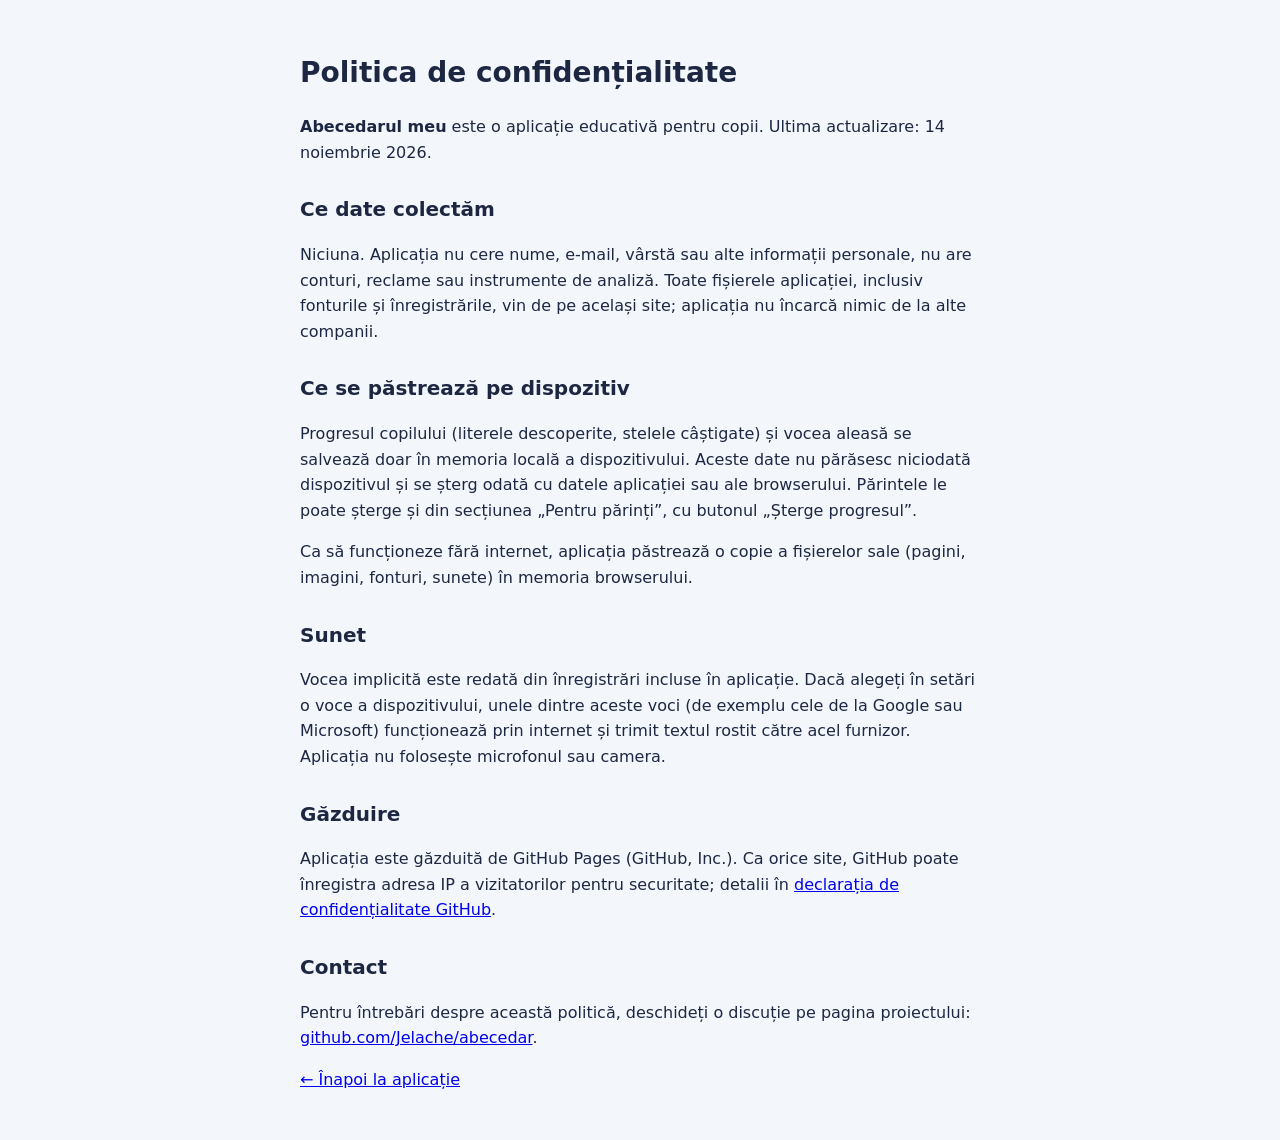
<file: privacy.html>
<!doctype html>
<html lang="ro">
<head>
<meta charset="utf-8">
<meta name="viewport" content="width=device-width, initial-scale=1">
<title>Confidențialitate – Abecedarul meu</title>
<style>
body{font-family:system-ui,-apple-system,"Segoe UI",sans-serif;max-width:680px;margin:0 auto;padding:32px 16px;line-height:1.6;color:#1E2742;background:#F3F7FC}
h1{font-size:28px}h2{font-size:20px;margin-top:28px}
@media (prefers-color-scheme:dark){body{color:#EEF2FB;background:#111929}}
</style>
</head>
<body>
<h1>Politica de confidențialitate</h1>
<p><strong>Abecedarul meu</strong> este o aplicație educativă pentru copii. Ultima actualizare: 14 noiembrie 2026.</p>
<h2>Ce date colectăm</h2>
<p>Niciuna. Aplicația nu cere nume, e-mail, vârstă sau alte informații personale, nu are conturi, reclame sau instrumente de analiză. Toate fișierele aplicației, inclusiv fonturile și înregistrările, vin de pe același site; aplicația nu încarcă nimic de la alte companii.</p>
<h2>Ce se păstrează pe dispozitiv</h2>
<p>Progresul copilului (literele descoperite, stelele câștigate) și vocea aleasă se salvează doar în memoria locală a dispozitivului. Aceste date nu părăsesc niciodată dispozitivul și se șterg odată cu datele aplicației sau ale browserului. Părintele le poate șterge și din secțiunea „Pentru părinți”, cu butonul „Șterge progresul”.</p>
<p>Ca să funcționeze fără internet, aplicația păstrează o copie a fișierelor sale (pagini, imagini, fonturi, sunete) în memoria browserului.</p>
<h2>Sunet</h2>
<p>Vocea implicită este redată din înregistrări incluse în aplicație. Dacă alegeți în setări o voce a dispozitivului, unele dintre aceste voci (de exemplu cele de la Google sau Microsoft) funcționează prin internet și trimit textul rostit către acel furnizor. Aplicația nu folosește microfonul sau camera.</p>
<h2>Găzduire</h2>
<p>Aplicația este găzduită de GitHub Pages (GitHub, Inc.). Ca orice site, GitHub poate înregistra adresa IP a vizitatorilor pentru securitate; detalii în <a href="https://docs.github.com/site-policy/privacy-policies/github-general-privacy-statement">declarația de confidențialitate GitHub</a>.</p>
<h2>Contact</h2>
<p>Pentru întrebări despre această politică, deschideți o discuție pe pagina proiectului: <a href="https://github.com/Jelache/abecedar/issues">github.com/Jelache/abecedar</a>.</p>
<p><a href="./">← Înapoi la aplicație</a></p>
</body>
</html>
</file>
<file: fonts/fonts.css>
/* Fonturi găzduite local (Andika, Baloo 2, Nunito; SIL Open Font License 1.1), doar seturile latin și latin-ext, ca aplicația să nu trimită date la Google și să meargă fără internet. */
@font-face {
  font-family: 'Andika';
  font-style: normal;
  font-weight: 400;
  font-display: swap;
  src: url(andika-latin-ext-a6faf8.woff2) format('woff2');
  unicode-range: U+0100-02BA, U+02BD-02C5, U+02C7-02CC, U+02CE-02D7, U+02DD-02FF, U+0304, U+0308, U+0329, U+1D00-1DBF, U+1E00-1E9F, U+1EF2-1EFF, U+2020, U+20A0-20AB, U+20AD-20C4, U+2113, U+2C60-2C7F, U+A720-A7FF;
}
@font-face {
  font-family: 'Andika';
  font-style: normal;
  font-weight: 400;
  font-display: swap;
  src: url(andika-latin-737b60.woff2) format('woff2');
  unicode-range: U+0000-00FF, U+0131, U+0152-0153, U+02BB-02BC, U+02C6, U+02DA, U+02DC, U+0304, U+0308, U+0329, U+2000-206F, U+20AC, U+2122, U+2191, U+2193, U+2212, U+2215, U+FEFF, U+FFFD;
}
@font-face {
  font-family: 'Andika';
  font-style: normal;
  font-weight: 700;
  font-display: swap;
  src: url(andika-latin-ext-72626a.woff2) format('woff2');
  unicode-range: U+0100-02BA, U+02BD-02C5, U+02C7-02CC, U+02CE-02D7, U+02DD-02FF, U+0304, U+0308, U+0329, U+1D00-1DBF, U+1E00-1E9F, U+1EF2-1EFF, U+2020, U+20A0-20AB, U+20AD-20C4, U+2113, U+2C60-2C7F, U+A720-A7FF;
}
@font-face {
  font-family: 'Andika';
  font-style: normal;
  font-weight: 700;
  font-display: swap;
  src: url(andika-latin-fdbf6a.woff2) format('woff2');
  unicode-range: U+0000-00FF, U+0131, U+0152-0153, U+02BB-02BC, U+02C6, U+02DA, U+02DC, U+0304, U+0308, U+0329, U+2000-206F, U+20AC, U+2122, U+2191, U+2193, U+2212, U+2215, U+FEFF, U+FFFD;
}
@font-face {
  font-family: 'Baloo 2';
  font-style: normal;
  font-weight: 600;
  font-display: swap;
  src: url(baloo2-latin-ext-503e7e.woff2) format('woff2');
  unicode-range: U+0100-02BA, U+02BD-02C5, U+02C7-02CC, U+02CE-02D7, U+02DD-02FF, U+0304, U+0308, U+0329, U+1D00-1DBF, U+1E00-1E9F, U+1EF2-1EFF, U+2020, U+20A0-20AB, U+20AD-20C4, U+2113, U+2C60-2C7F, U+A720-A7FF;
}
@font-face {
  font-family: 'Baloo 2';
  font-style: normal;
  font-weight: 600;
  font-display: swap;
  src: url(baloo2-latin-f5fe33.woff2) format('woff2');
  unicode-range: U+0000-00FF, U+0131, U+0152-0153, U+02BB-02BC, U+02C6, U+02DA, U+02DC, U+0304, U+0308, U+0329, U+2000-206F, U+20AC, U+2122, U+2191, U+2193, U+2212, U+2215, U+FEFF, U+FFFD;
}
@font-face {
  font-family: 'Baloo 2';
  font-style: normal;
  font-weight: 800;
  font-display: swap;
  src: url(baloo2-latin-ext-503e7e.woff2) format('woff2');
  unicode-range: U+0100-02BA, U+02BD-02C5, U+02C7-02CC, U+02CE-02D7, U+02DD-02FF, U+0304, U+0308, U+0329, U+1D00-1DBF, U+1E00-1E9F, U+1EF2-1EFF, U+2020, U+20A0-20AB, U+20AD-20C4, U+2113, U+2C60-2C7F, U+A720-A7FF;
}
@font-face {
  font-family: 'Baloo 2';
  font-style: normal;
  font-weight: 800;
  font-display: swap;
  src: url(baloo2-latin-f5fe33.woff2) format('woff2');
  unicode-range: U+0000-00FF, U+0131, U+0152-0153, U+02BB-02BC, U+02C6, U+02DA, U+02DC, U+0304, U+0308, U+0329, U+2000-206F, U+20AC, U+2122, U+2191, U+2193, U+2212, U+2215, U+FEFF, U+FFFD;
}
@font-face {
  font-family: 'Nunito';
  font-style: normal;
  font-weight: 500;
  font-display: swap;
  src: url(nunito-latin-ext-9abf3b.woff2) format('woff2');
  unicode-range: U+0100-02BA, U+02BD-02C5, U+02C7-02CC, U+02CE-02D7, U+02DD-02FF, U+0304, U+0308, U+0329, U+1D00-1DBF, U+1E00-1E9F, U+1EF2-1EFF, U+2020, U+20A0-20AB, U+20AD-20C4, U+2113, U+2C60-2C7F, U+A720-A7FF;
}
@font-face {
  font-family: 'Nunito';
  font-style: normal;
  font-weight: 500;
  font-display: swap;
  src: url(nunito-latin-ff573f.woff2) format('woff2');
  unicode-range: U+0000-00FF, U+0131, U+0152-0153, U+02BB-02BC, U+02C6, U+02DA, U+02DC, U+0304, U+0308, U+0329, U+2000-206F, U+20AC, U+2122, U+2191, U+2193, U+2212, U+2215, U+FEFF, U+FFFD;
}
@font-face {
  font-family: 'Nunito';
  font-style: normal;
  font-weight: 700;
  font-display: swap;
  src: url(nunito-latin-ext-9abf3b.woff2) format('woff2');
  unicode-range: U+0100-02BA, U+02BD-02C5, U+02C7-02CC, U+02CE-02D7, U+02DD-02FF, U+0304, U+0308, U+0329, U+1D00-1DBF, U+1E00-1E9F, U+1EF2-1EFF, U+2020, U+20A0-20AB, U+20AD-20C4, U+2113, U+2C60-2C7F, U+A720-A7FF;
}
@font-face {
  font-family: 'Nunito';
  font-style: normal;
  font-weight: 700;
  font-display: swap;
  src: url(nunito-latin-ff573f.woff2) format('woff2');
  unicode-range: U+0000-00FF, U+0131, U+0152-0153, U+02BB-02BC, U+02C6, U+02DA, U+02DC, U+0304, U+0308, U+0329, U+2000-206F, U+20AC, U+2122, U+2191, U+2193, U+2212, U+2215, U+FEFF, U+FFFD;
}
@font-face {
  font-family: 'Nunito';
  font-style: normal;
  font-weight: 800;
  font-display: swap;
  src: url(nunito-latin-ext-9abf3b.woff2) format('woff2');
  unicode-range: U+0100-02BA, U+02BD-02C5, U+02C7-02CC, U+02CE-02D7, U+02DD-02FF, U+0304, U+0308, U+0329, U+1D00-1DBF, U+1E00-1E9F, U+1EF2-1EFF, U+2020, U+20A0-20AB, U+20AD-20C4, U+2113, U+2C60-2C7F, U+A720-A7FF;
}
@font-face {
  font-family: 'Nunito';
  font-style: normal;
  font-weight: 800;
  font-display: swap;
  src: url(nunito-latin-ff573f.woff2) format('woff2');
  unicode-range: U+0000-00FF, U+0131, U+0152-0153, U+02BB-02BC, U+02C6, U+02DA, U+02DC, U+0304, U+0308, U+0329, U+2000-206F, U+20AC, U+2122, U+2191, U+2193, U+2212, U+2215, U+FEFF, U+FFFD;
}
</file>
